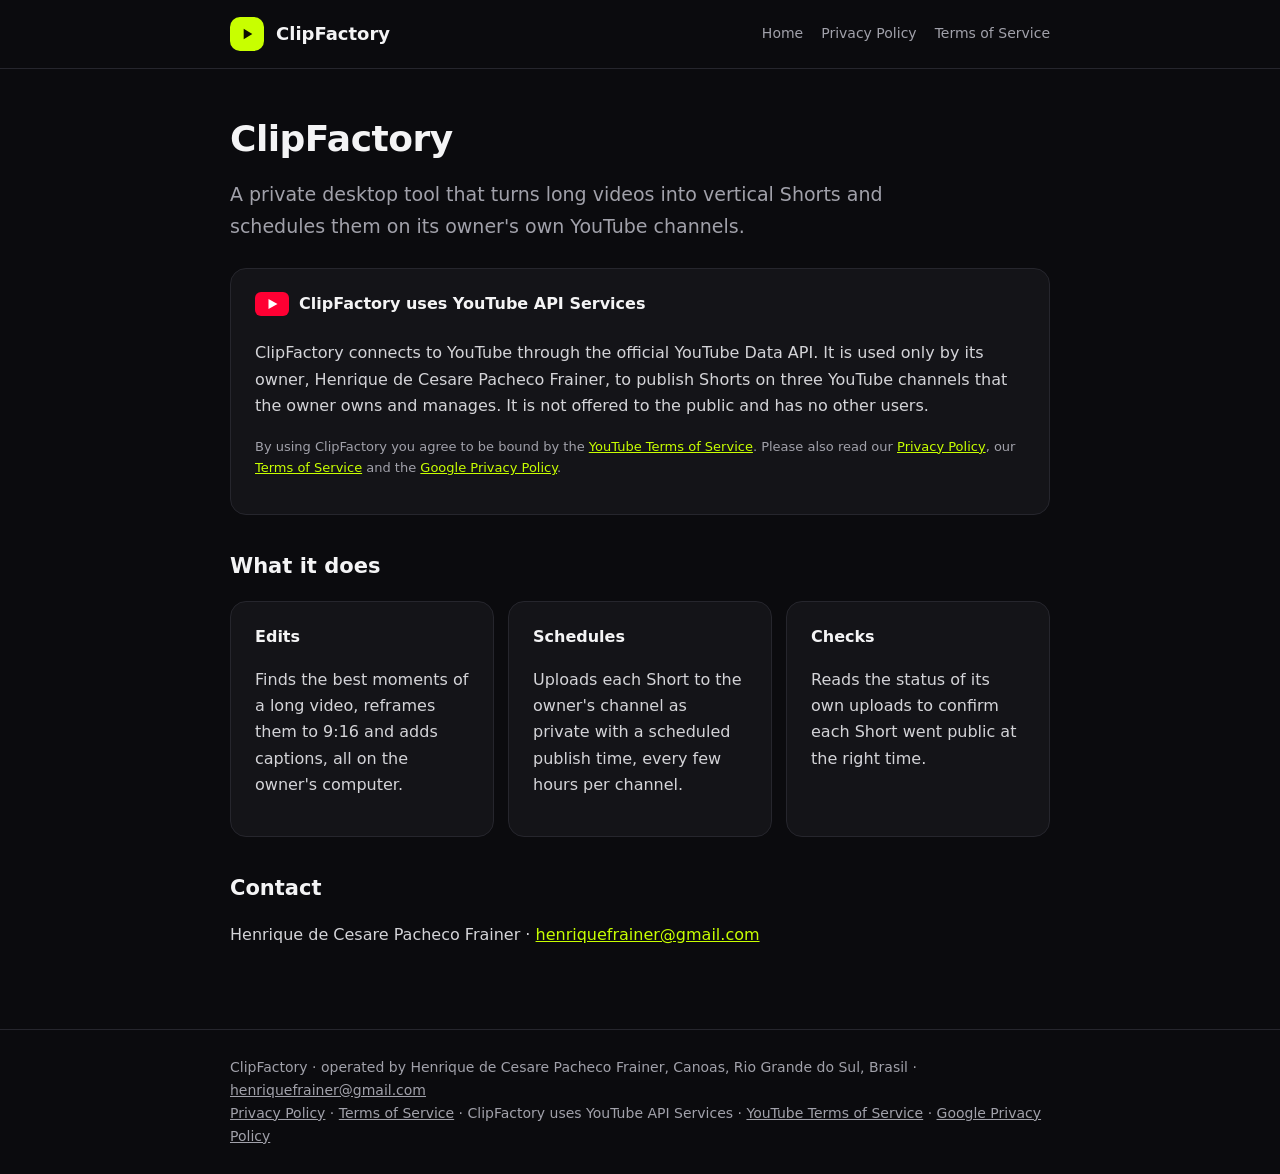
<file: index.html>
<!doctype html>
<html lang="en">
<head>
<meta charset="utf-8">
<meta name="viewport" content="width=device-width, initial-scale=1">
<title>ClipFactory</title>
<link rel="stylesheet" href="style.css">
</head>
<body>
<header><div class="wrap">
  <span class="logo"><svg width="16" height="16" viewBox="0 0 24 24"><path d="M7 4l13 8-13 8z" fill="#0b0d00"/></svg></span>
  <a class="brand" href="index.html">ClipFactory</a>
  <nav><a href="index.html">Home</a><a href="privacy.html">Privacy Policy</a><a href="terms.html">Terms of Service</a></nav>
</div></header>

<main><div class="wrap">
<h1>ClipFactory</h1>
<p class="lead">A private desktop tool that turns long videos into vertical Shorts and schedules them on its owner's own
YouTube channels.</p>
<div class="card">
  <div class="yt"><svg width="34" height="24" viewBox="0 0 34 24" aria-label="YouTube"><rect width="34" height="24" rx="6" fill="#ff0033"/><path d="M13.5 7v10l9-5z" fill="#fff"/></svg> ClipFactory uses YouTube API Services</div>
  <p>ClipFactory connects to YouTube through the official YouTube Data API. It is used only by its owner, Henrique de Cesare Pacheco Frainer, to
  publish Shorts on three YouTube channels that the owner owns and manages. It is not offered to the public and has no other
  users.</p>
  <p class="badge">By using ClipFactory you agree to be bound by the <a href="https://www.youtube.com/t/terms">YouTube Terms of
  Service</a>. Please also read our <a href="privacy.html">Privacy Policy</a>, our <a href="terms.html">Terms of Service</a>
  and the <a href="https://policies.google.com/privacy">Google Privacy Policy</a>.</p>
</div>
<h2>What it does</h2>
<div class="grid">
  <div class="card"><b>Edits</b><p>Finds the best moments of a long video, reframes them to 9:16 and adds captions, all on
  the owner's computer.</p></div>
  <div class="card"><b>Schedules</b><p>Uploads each Short to the owner's channel as private with a scheduled publish time,
  every few hours per channel.</p></div>
  <div class="card"><b>Checks</b><p>Reads the status of its own uploads to confirm each Short went public at the right
  time.</p></div>
</div>
<h2>Contact</h2>
<p>Henrique de Cesare Pacheco Frainer · <a href="mailto:henriquefrainer@gmail.com">henriquefrainer@gmail.com</a></p>
</div></main>
<footer><div class="wrap">
  ClipFactory · operated by Henrique de Cesare Pacheco Frainer, Canoas, Rio Grande do Sul, Brasil · <a href="mailto:henriquefrainer@gmail.com">henriquefrainer@gmail.com</a><br>
  <a href="privacy.html">Privacy Policy</a> · <a href="terms.html">Terms of Service</a> · ClipFactory uses YouTube API Services ·
  <a href="https://www.youtube.com/t/terms">YouTube Terms of Service</a> · <a href="https://policies.google.com/privacy">Google Privacy Policy</a>
</div></footer>

</body>
</html>
</file>
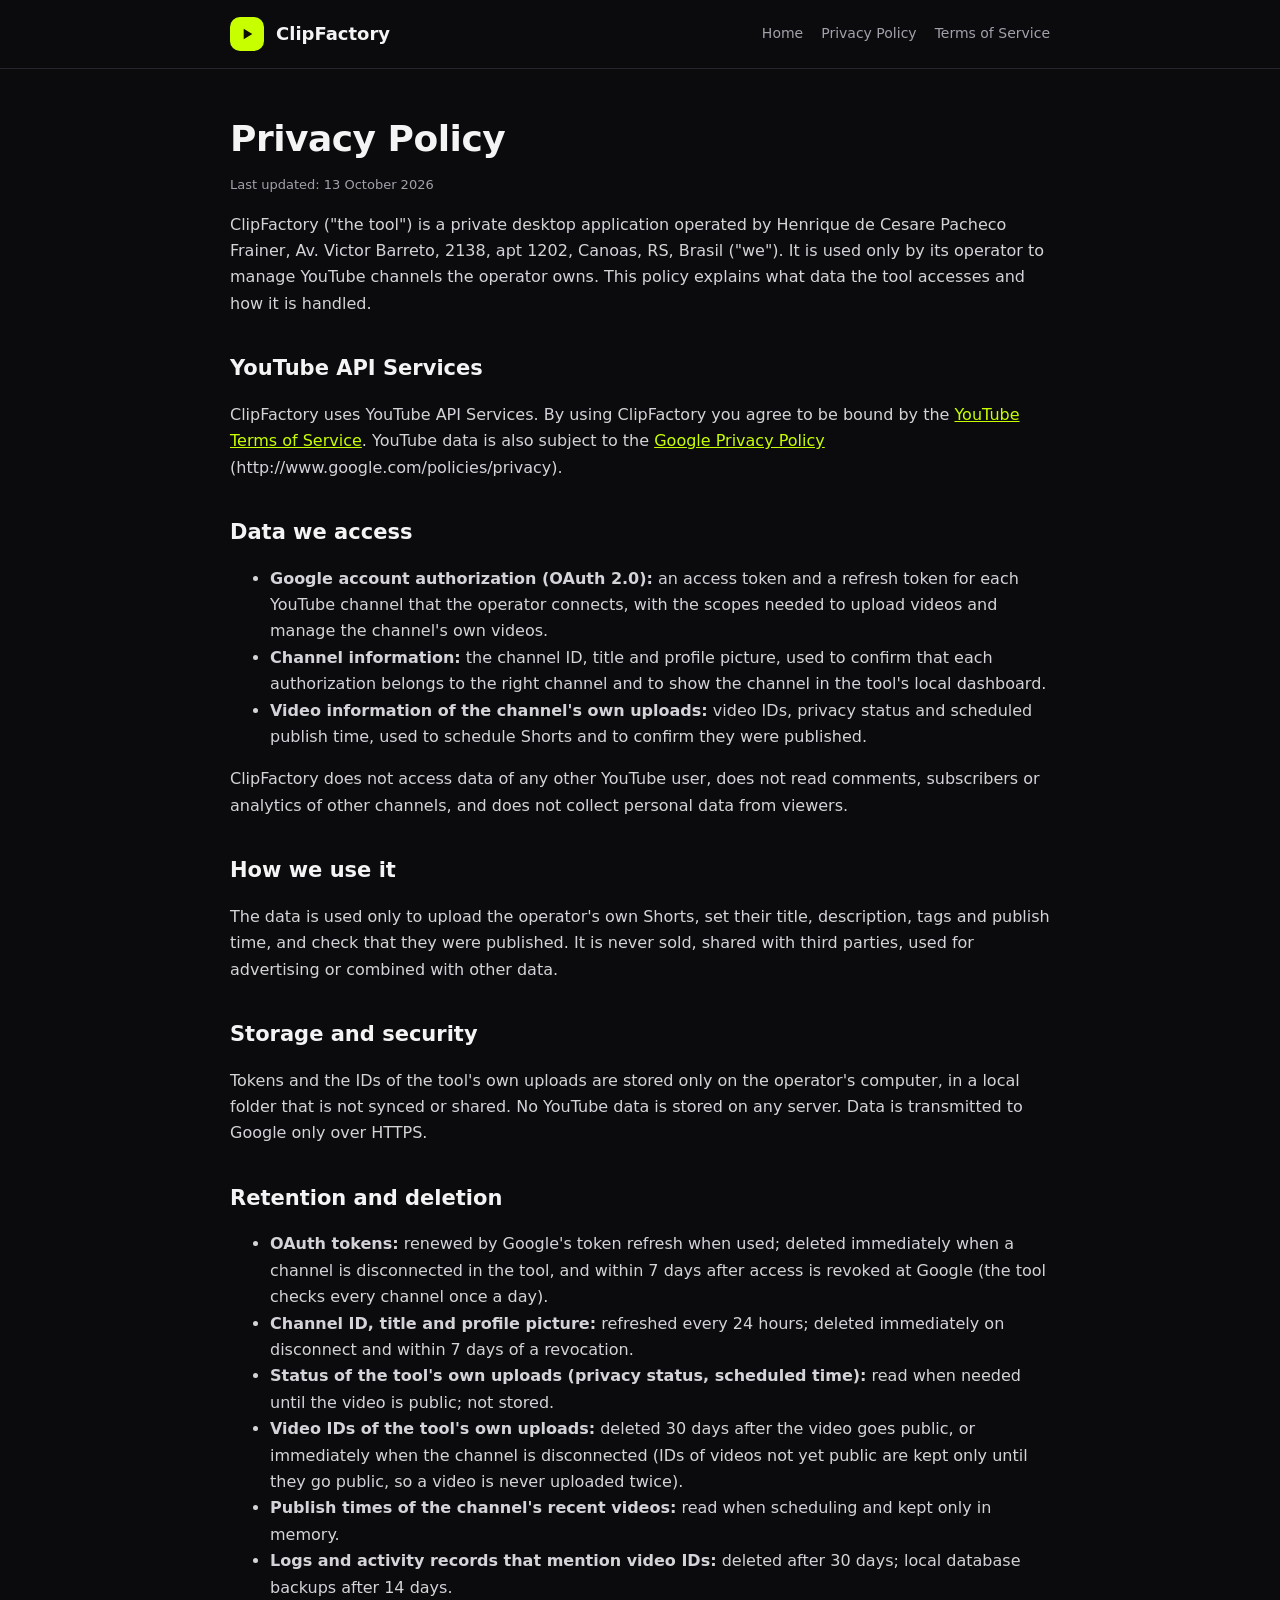
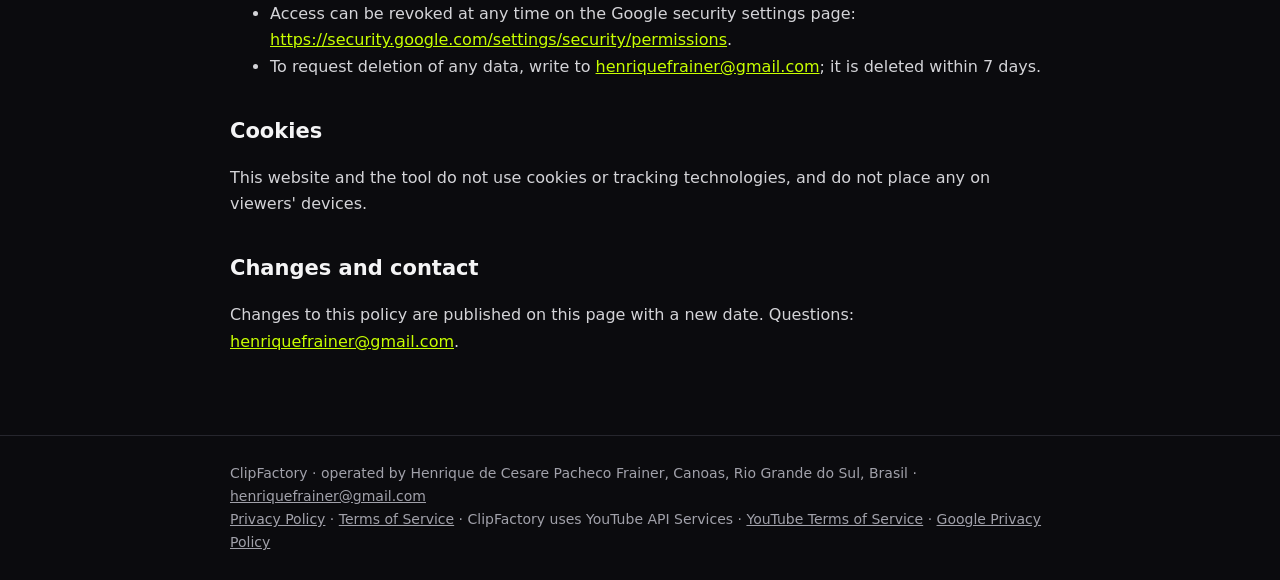
<file: privacy.html>
<!doctype html>
<html lang="en">
<head>
<meta charset="utf-8">
<meta name="viewport" content="width=device-width, initial-scale=1">
<title>Privacy Policy · ClipFactory</title>
<link rel="stylesheet" href="style.css">
</head>
<body>
<header><div class="wrap">
  <span class="logo"><svg width="16" height="16" viewBox="0 0 24 24"><path d="M7 4l13 8-13 8z" fill="#0b0d00"/></svg></span>
  <a class="brand" href="index.html">ClipFactory</a>
  <nav><a href="index.html">Home</a><a href="privacy.html">Privacy Policy</a><a href="terms.html">Terms of Service</a></nav>
</div></header>

<main><div class="wrap">
<h1>Privacy Policy</h1>
<p class="badge">Last updated: 13 October 2026</p>
<p>ClipFactory ("the tool") is a private desktop application operated by Henrique de Cesare Pacheco Frainer, Av. Victor Barreto, 2138, apt 1202, Canoas, RS, Brasil ("we"). It is used only by its
operator to manage YouTube channels the operator owns. This policy explains what data the tool accesses and how it is
handled.</p>

<h2>YouTube API Services</h2>
<p>ClipFactory uses YouTube API Services. By using ClipFactory you agree to be bound by the
<a href="https://www.youtube.com/t/terms">YouTube Terms of Service</a>. YouTube data is also subject to the
<a href="https://policies.google.com/privacy">Google Privacy Policy</a> (http://www.google.com/policies/privacy).</p>

<h2>Data we access</h2>
<ul>
  <li><b>Google account authorization (OAuth 2.0):</b> an access token and a refresh token for each YouTube channel that
  the operator connects, with the scopes needed to upload videos and manage the channel's own videos.</li>
  <li><b>Channel information:</b> the channel ID, title and profile picture, used to confirm that each authorization
  belongs to the right channel and to show the channel in the tool's local dashboard.</li>
  <li><b>Video information of the channel's own uploads:</b> video IDs, privacy status and scheduled publish time, used to
  schedule Shorts and to confirm they were published.</li>
</ul>
<p>ClipFactory does not access data of any other YouTube user, does not read comments, subscribers or analytics of other
channels, and does not collect personal data from viewers.</p>

<h2>How we use it</h2>
<p>The data is used only to upload the operator's own Shorts, set their title, description, tags and publish time, and check
that they were published. It is never sold, shared with third parties, used for advertising or combined with other data.</p>

<h2>Storage and security</h2>
<p>Tokens and the IDs of the tool's own uploads are stored only on the operator's computer, in a local folder that is not
synced or shared. No YouTube data is stored on any server. Data is transmitted to Google only over HTTPS.</p>

<h2>Retention and deletion</h2>
<ul>
  <li><b>OAuth tokens:</b> renewed by Google's token refresh when used; deleted immediately when a channel is disconnected
  in the tool, and within 7 days after access is revoked at Google (the tool checks every channel once a day).</li>
  <li><b>Channel ID, title and profile picture:</b> refreshed every 24 hours; deleted immediately on disconnect and within
  7 days of a revocation.</li>
  <li><b>Status of the tool's own uploads (privacy status, scheduled time):</b> read when needed until the video is
  public; not stored.</li>
  <li><b>Video IDs of the tool's own uploads:</b> deleted 30 days after the video goes public, or immediately when the
  channel is disconnected (IDs of videos not yet public are kept only until they go public, so a video is never uploaded
  twice).</li>
  <li><b>Publish times of the channel's recent videos:</b> read when scheduling and kept only in memory.</li>
  <li><b>Logs and activity records that mention video IDs:</b> deleted after 30 days; local database backups after 14
  days.</li>
  <li>Access can be revoked at any time on the Google security settings page:
  <a href="https://security.google.com/settings/security/permissions">https://security.google.com/settings/security/permissions</a>.</li>
  <li>To request deletion of any data, write to <a href="mailto:henriquefrainer@gmail.com">henriquefrainer@gmail.com</a>; it is deleted within 7 days.</li>
</ul>

<h2>Cookies</h2>
<p>This website and the tool do not use cookies or tracking technologies, and do not place any on viewers' devices.</p>

<h2>Changes and contact</h2>
<p>Changes to this policy are published on this page with a new date. Questions: <a href="mailto:henriquefrainer@gmail.com">henriquefrainer@gmail.com</a>.</p>
</div></main>
<footer><div class="wrap">
  ClipFactory · operated by Henrique de Cesare Pacheco Frainer, Canoas, Rio Grande do Sul, Brasil · <a href="mailto:henriquefrainer@gmail.com">henriquefrainer@gmail.com</a><br>
  <a href="privacy.html">Privacy Policy</a> · <a href="terms.html">Terms of Service</a> · ClipFactory uses YouTube API Services ·
  <a href="https://www.youtube.com/t/terms">YouTube Terms of Service</a> · <a href="https://policies.google.com/privacy">Google Privacy Policy</a>
</div></footer>

</body>
</html>
</file>
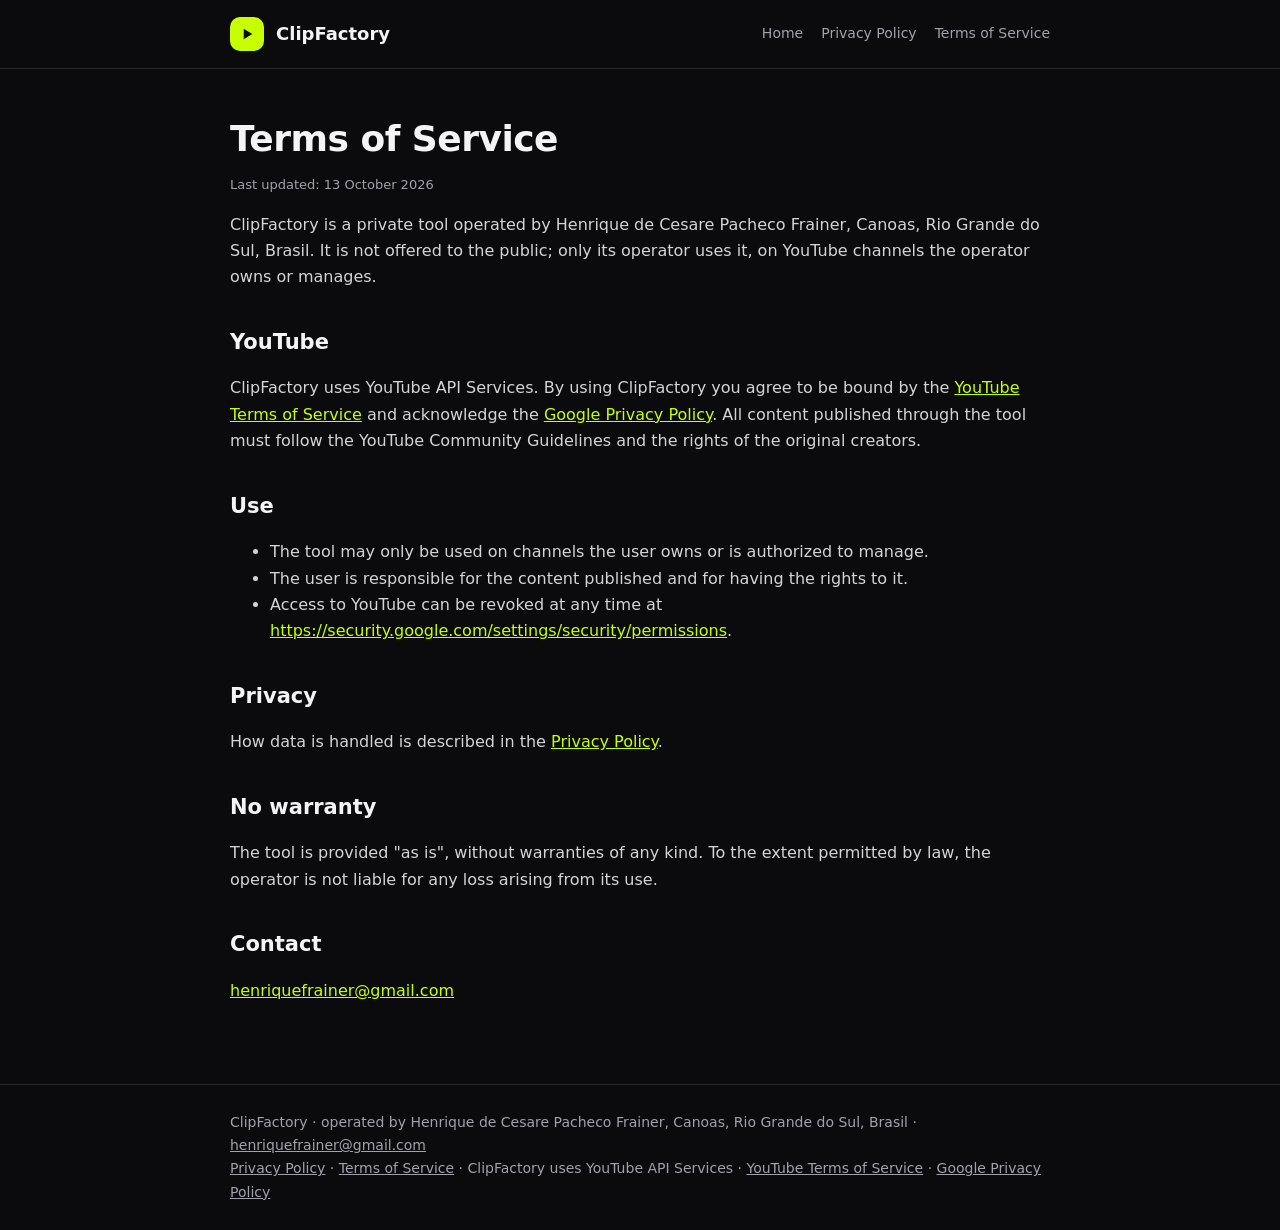
<file: terms.html>
<!doctype html>
<html lang="en">
<head>
<meta charset="utf-8">
<meta name="viewport" content="width=device-width, initial-scale=1">
<title>Terms of Service · ClipFactory</title>
<link rel="stylesheet" href="style.css">
</head>
<body>
<header><div class="wrap">
  <span class="logo"><svg width="16" height="16" viewBox="0 0 24 24"><path d="M7 4l13 8-13 8z" fill="#0b0d00"/></svg></span>
  <a class="brand" href="index.html">ClipFactory</a>
  <nav><a href="index.html">Home</a><a href="privacy.html">Privacy Policy</a><a href="terms.html">Terms of Service</a></nav>
</div></header>

<main><div class="wrap">
<h1>Terms of Service</h1>
<p class="badge">Last updated: 13 October 2026</p>
<p>ClipFactory is a private tool operated by Henrique de Cesare Pacheco Frainer, Canoas, Rio Grande do Sul, Brasil. It is not offered to the public; only its operator uses it,
on YouTube channels the operator owns or manages.</p>
<h2>YouTube</h2>
<p>ClipFactory uses YouTube API Services. By using ClipFactory you agree to be bound by the
<a href="https://www.youtube.com/t/terms">YouTube Terms of Service</a> and acknowledge the
<a href="https://policies.google.com/privacy">Google Privacy Policy</a>. All content published through the tool must
follow the YouTube Community Guidelines and the rights of the original creators.</p>
<h2>Use</h2>
<ul>
  <li>The tool may only be used on channels the user owns or is authorized to manage.</li>
  <li>The user is responsible for the content published and for having the rights to it.</li>
  <li>Access to YouTube can be revoked at any time at
  <a href="https://security.google.com/settings/security/permissions">https://security.google.com/settings/security/permissions</a>.</li>
</ul>
<h2>Privacy</h2>
<p>How data is handled is described in the <a href="privacy.html">Privacy Policy</a>.</p>
<h2>No warranty</h2>
<p>The tool is provided "as is", without warranties of any kind. To the extent permitted by law, the operator is not liable
for any loss arising from its use.</p>
<h2>Contact</h2>
<p><a href="mailto:henriquefrainer@gmail.com">henriquefrainer@gmail.com</a></p>
</div></main>
<footer><div class="wrap">
  ClipFactory · operated by Henrique de Cesare Pacheco Frainer, Canoas, Rio Grande do Sul, Brasil · <a href="mailto:henriquefrainer@gmail.com">henriquefrainer@gmail.com</a><br>
  <a href="privacy.html">Privacy Policy</a> · <a href="terms.html">Terms of Service</a> · ClipFactory uses YouTube API Services ·
  <a href="https://www.youtube.com/t/terms">YouTube Terms of Service</a> · <a href="https://policies.google.com/privacy">Google Privacy Policy</a>
</div></footer>

</body>
</html>
</file>
<file: style.css>
:root { --bg: #0b0b0e; --surface: #141418; --line: #26262d; --text: #f4f4f5; --text2: #a1a1aa; --acc: #c8ff00; --yt: #ff0033; }
* { box-sizing: border-box; }
body { margin: 0; background: var(--bg); color: var(--text); font: 16px/1.65 system-ui, -apple-system, "Segoe UI", Roboto, sans-serif; }
a { color: var(--acc); }
.wrap { max-width: 860px; margin: 0 auto; padding: 0 20px; }
header { border-bottom: 1px solid var(--line); }
header .wrap { display: flex; align-items: center; gap: 12px; height: 68px; }
.logo { width: 34px; height: 34px; border-radius: 10px; background: var(--acc); display: grid; place-items: center; }
.brand { font-weight: 700; font-size: 18px; color: var(--text); text-decoration: none; }
nav { margin-left: auto; display: flex; gap: 18px; font-size: 14px; }
nav a { color: var(--text2); text-decoration: none; } nav a:hover { color: var(--text); }
main { padding: 48px 0 64px; }
h1 { font-size: 36px; line-height: 1.2; margin: 0 0 14px; letter-spacing: -.5px; }
h2 { font-size: 21px; margin: 34px 0 8px; }
p, li { color: #d4d4d8; }
.lead { font-size: 19px; color: var(--text2); max-width: 680px; }
.card { background: var(--surface); border: 1px solid var(--line); border-radius: 16px; padding: 22px 24px; margin-top: 26px; }
.yt { display: inline-flex; align-items: center; gap: 10px; font-weight: 600; }
.badge { font-size: 13px; color: var(--text2); }
footer { border-top: 1px solid var(--line); padding: 26px 0; font-size: 14px; color: var(--text2); }
footer a { color: var(--text2); }
.grid { display: grid; grid-template-columns: repeat(auto-fit, minmax(220px, 1fr)); gap: 14px; margin-top: 18px; }
.grid .card { margin: 0; }
</file>
